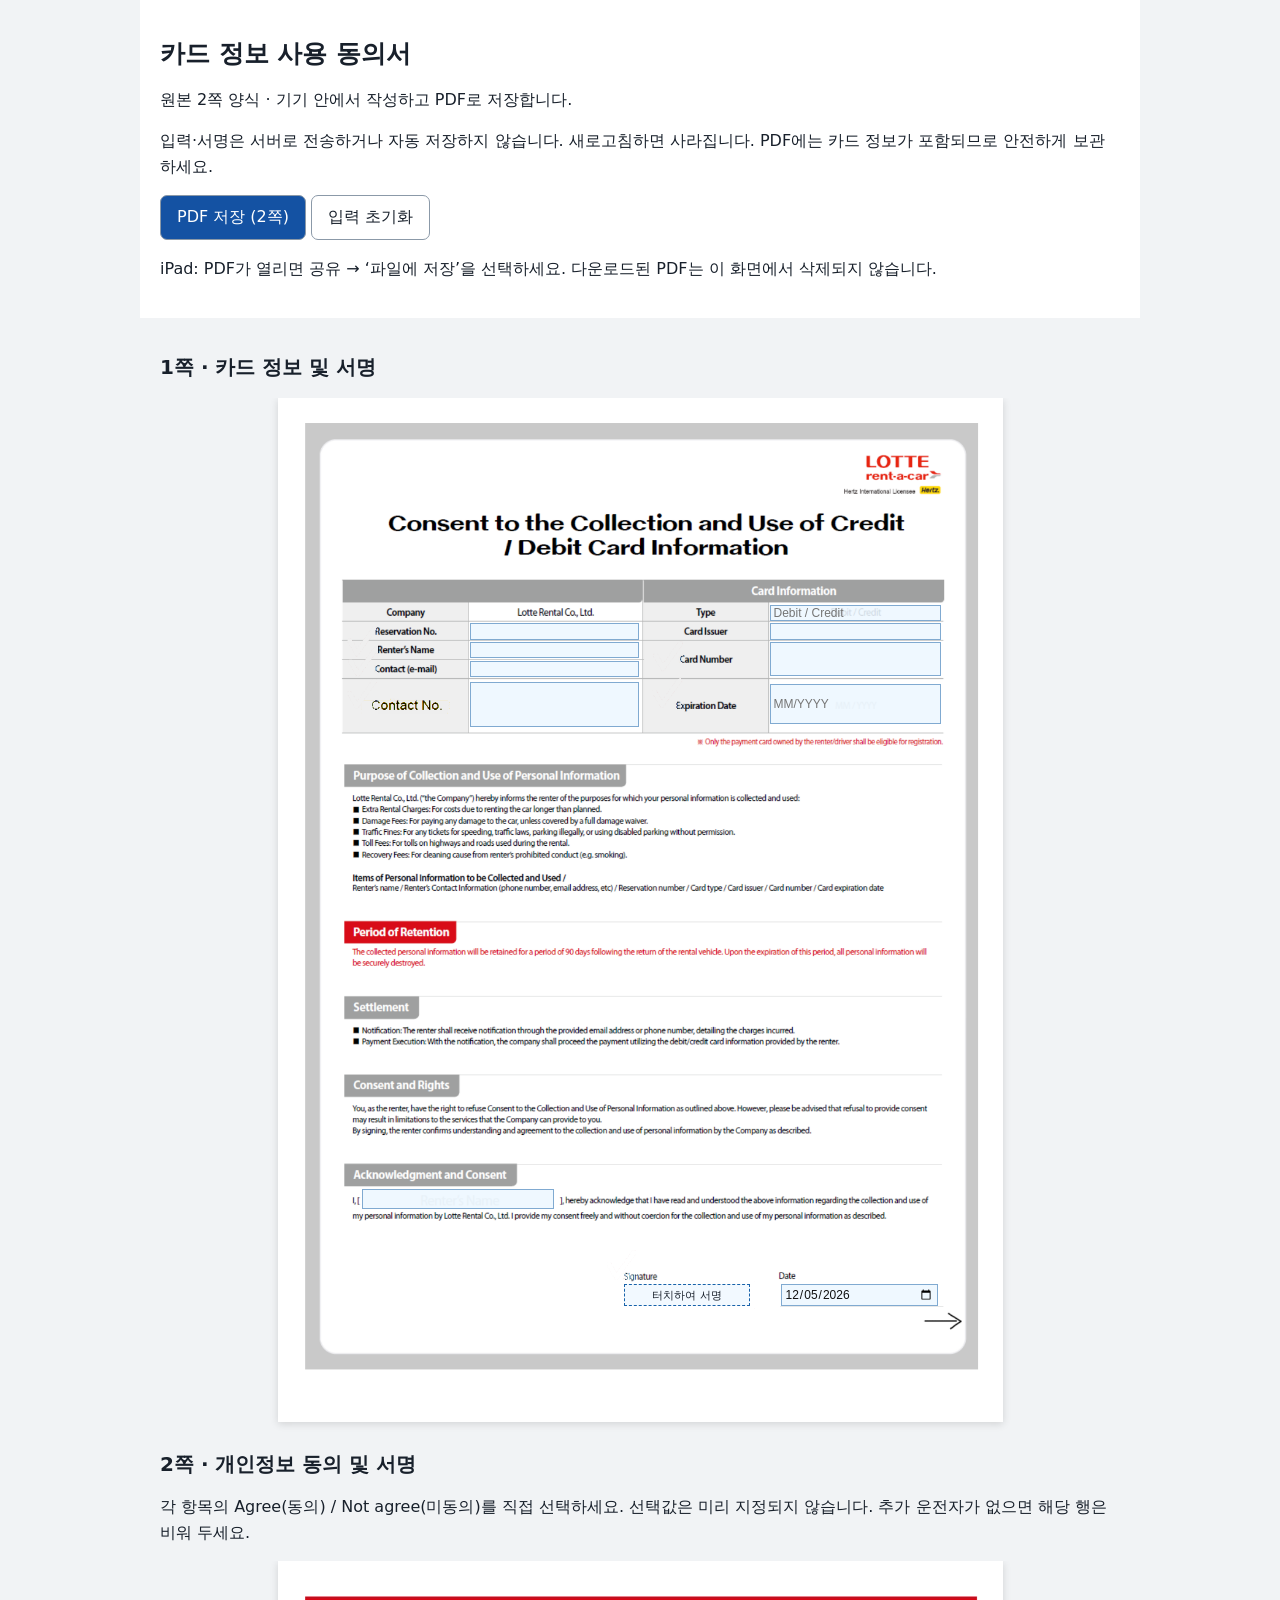
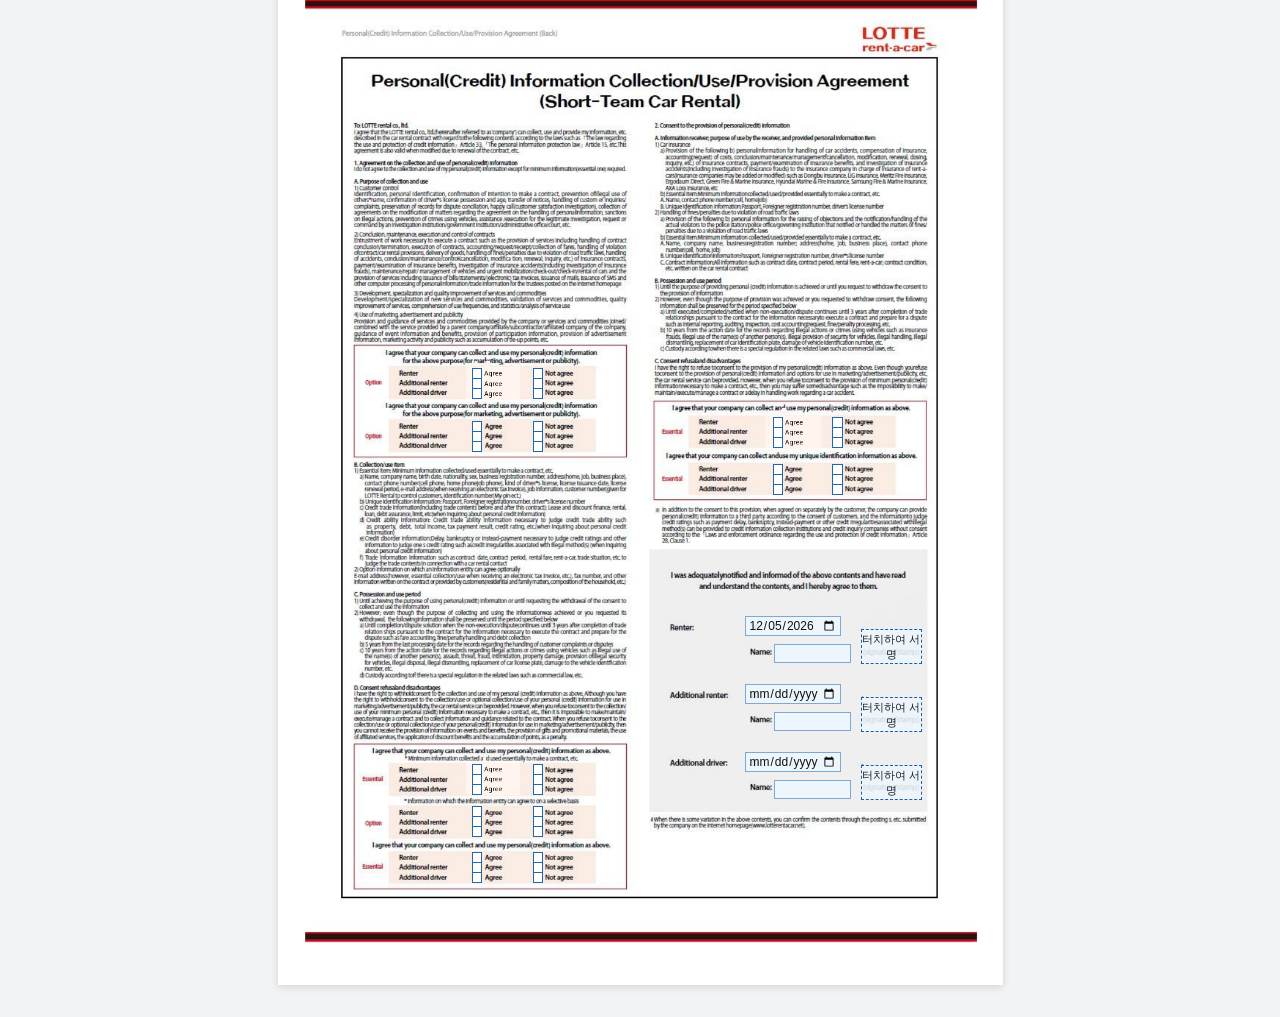
<file: consent.html>
<!doctype html>
<html lang="ko"><head><meta charset="utf-8"><meta name="viewport" content="width=device-width,initial-scale=1"><title>카드 정보 사용 동의서 · PDF 저장</title><link rel="stylesheet" href="consent.css"></head>
<body><header><h1>카드 정보 사용 동의서</h1><p>원본 2쪽 양식 · 기기 안에서 작성하고 PDF로 저장합니다.</p><p>입력·서명은 서버로 전송하거나 자동 저장하지 않습니다. 새로고침하면 사라집니다. PDF에는 카드 정보가 포함되므로 안전하게 보관하세요.</p><button id="save" type="button">PDF 저장 (2쪽)</button> <button id="clear" type="button">입력 초기화</button><p id="status" role="status" aria-live="polite"></p><p>iPad: PDF가 열리면 공유 → ‘파일에 저장’을 선택하세요. 다운로드된 PDF는 이 화면에서 삭제되지 않습니다.</p></header>
<main><section><h2>1쪽 · 카드 정보 및 서명</h2><div class="scroll"><div class="sheet" id="page1"><img src="assets/consent/page-1.png" alt="원본 카드 정보 사용 동의서 1쪽"></div></div></section><section><h2>2쪽 · 개인정보 동의 및 서명</h2><p>각 항목의 Agree(동의) / Not agree(미동의)를 직접 선택하세요. 선택값은 미리 지정되지 않습니다. 추가 운전자가 없으면 해당 행은 비워 두세요.</p><div class="scroll"><div class="sheet" id="page2"><img src="assets/consent/page-2.png" alt="원본 개인정보 동의서 2쪽"></div></div></section></main>
<dialog id="signDialog"><h2 id="signTitle">서명</h2><p>손가락이나 펜으로 아래에 서명하세요.</p><canvas id="signCanvas" width="1000" height="360"></canvas><div><button id="erase" type="button">지우기</button><button id="cancelSign" type="button">취소</button><button id="applySign" type="button">서명 적용</button></div></dialog><script src="consent.js"></script></body></html>
</file>
<file: consent.css>
@font-face{font-family:ConsentKorean;src:url('assets/consent/NanumGothic-Regular.ttf') format('truetype');font-display:block}
*{box-sizing:border-box}body{margin:0;background:#f1f3f5;color:#18202b;font:16px system-ui,-apple-system,sans-serif}header,main{max-width:1000px;margin:auto;padding:20px}header{background:white}h1{font-size:25px}h2{font-size:20px}p{line-height:1.6}button{font:inherit;cursor:pointer;border:1px solid #8b99a8;border-radius:7px;padding:11px 16px;background:white;color:#18202b;min-height:44px}#save,#applySign{background:#1452a3;color:white}button:disabled{opacity:.6}.scroll{overflow-x:auto;padding-bottom:12px}.sheet{width:725px;height:1024px;position:relative;margin:0 auto;background:white;box-shadow:0 2px 8px #0002}.sheet>img{position:absolute;width:100%;height:100%;pointer-events:none}.field,.signature,.choice{position:absolute}.field{border:1px solid #2167aa88;background:#edf7ffdd;border-radius:0;font:12px sans-serif;padding:1px 3px;min-width:0;color:#111}.field:focus{outline:2px solid #1469cc;background:white}.signature{padding:0;border:1px dashed #1762aa;background:#edf7ffbb;min-height:0;border-radius:0;font-size:11px}.signature img{width:100%;height:100%;object-fit:contain}.choice{margin:0;width:10px;height:10px;accent-color:#111;cursor:pointer;outline:1px solid #2167aa;appearance:none;background:#fff}.choice:checked:after{content:'✓';position:absolute;font:bold 12px sans-serif;left:0;top:-4px;color:#000}.choice:focus{outline:3px solid #1672c4}dialog{width:min(96vw,850px);border:0;border-radius:12px;padding:20px}dialog::backdrop{background:#0009}#signCanvas{display:block;width:100%;height:220px;touch-action:none;border:2px solid #aab6c2;background:white;margin-bottom:15px}dialog button{margin:4px}#status{font-weight:bold;color:#1452a3}@media(min-width:800px){.sheet{width:725px}}@media print{header,section>h2,section>p{display:none}.sheet{box-shadow:none;break-after:page}}
</file>
